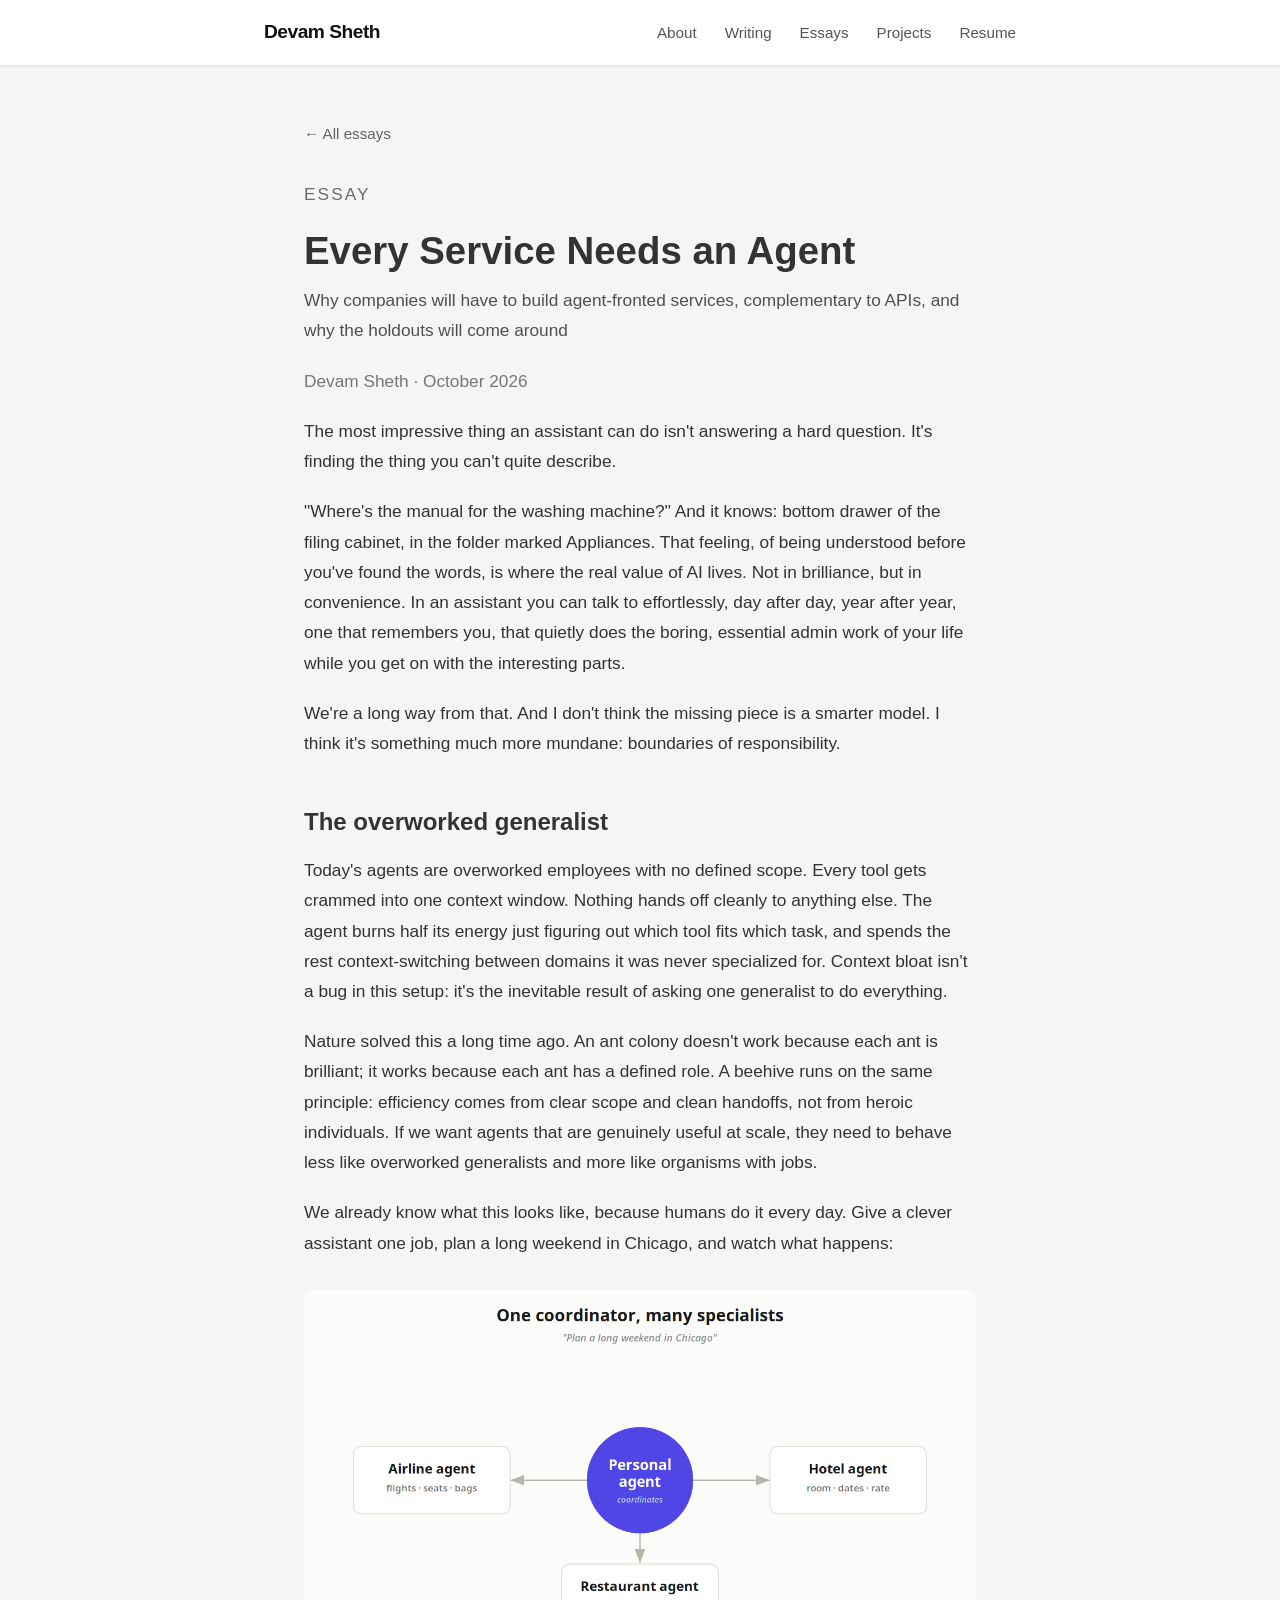
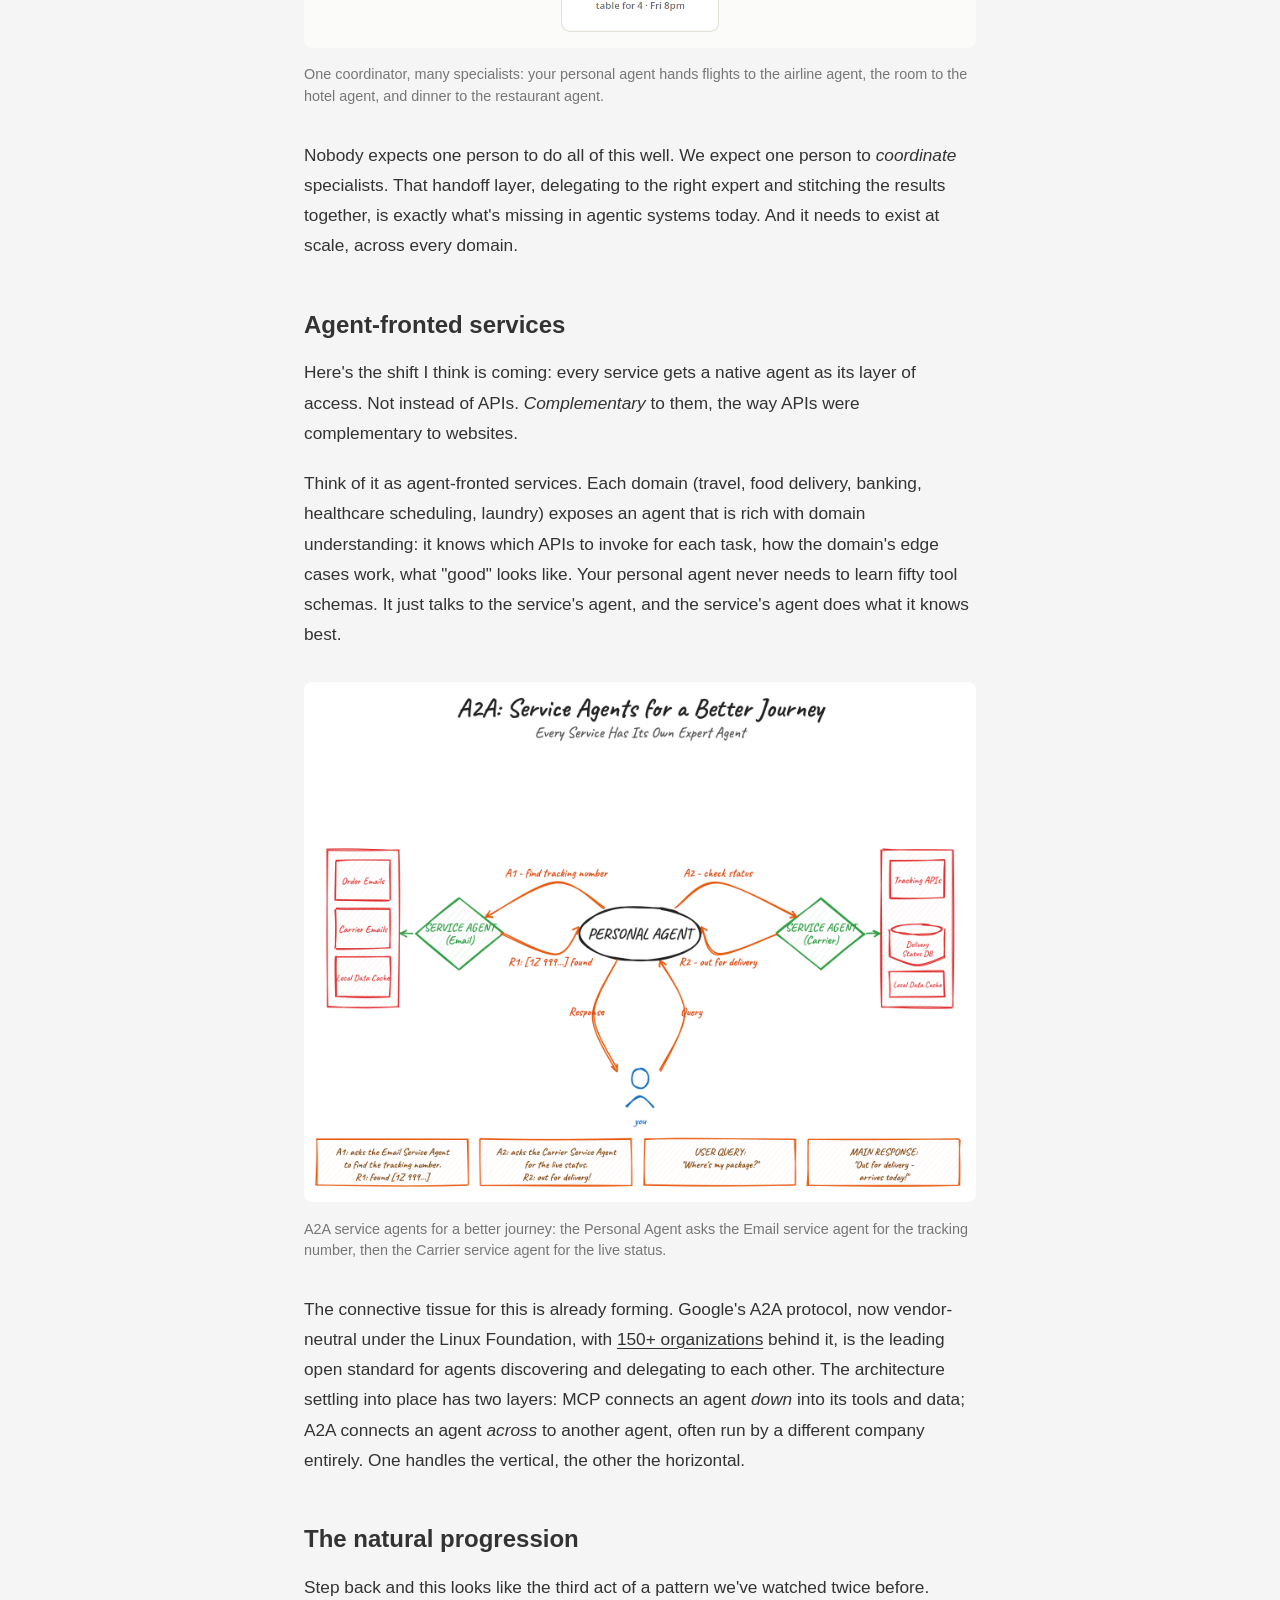
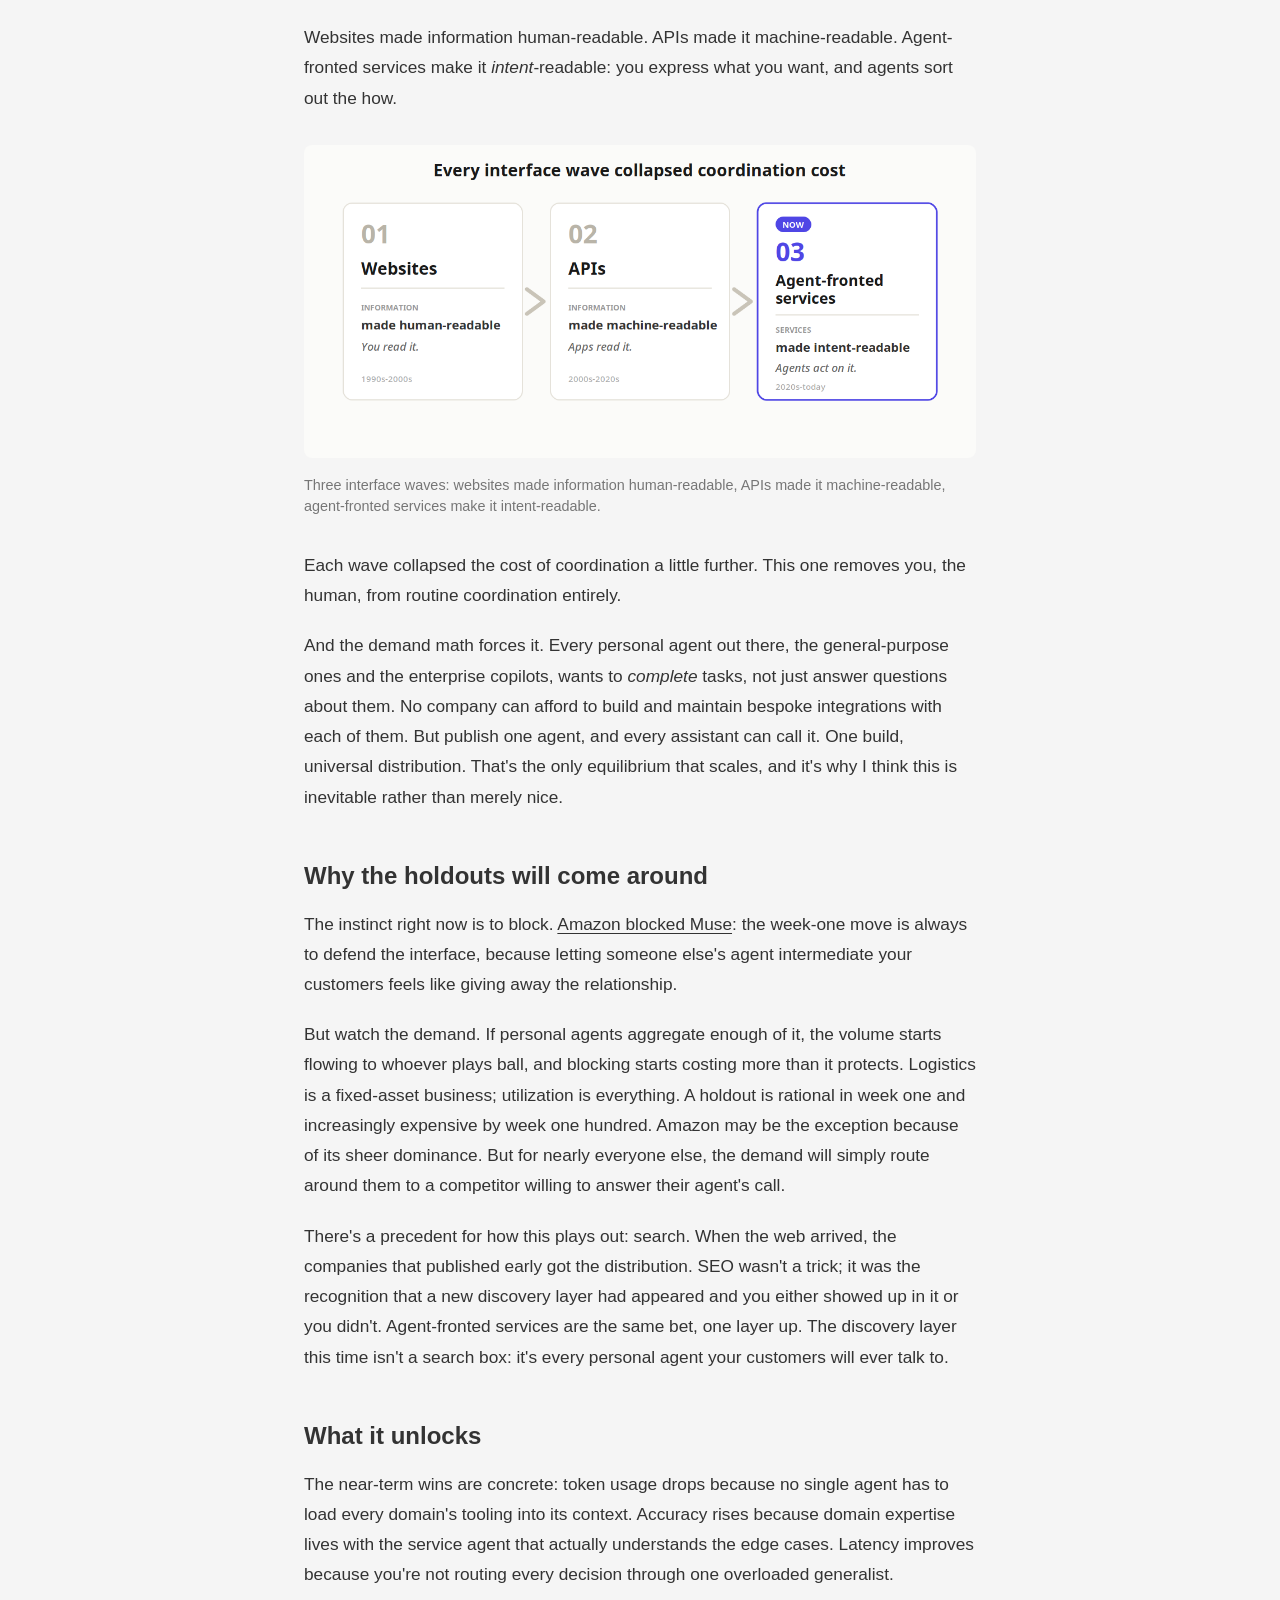
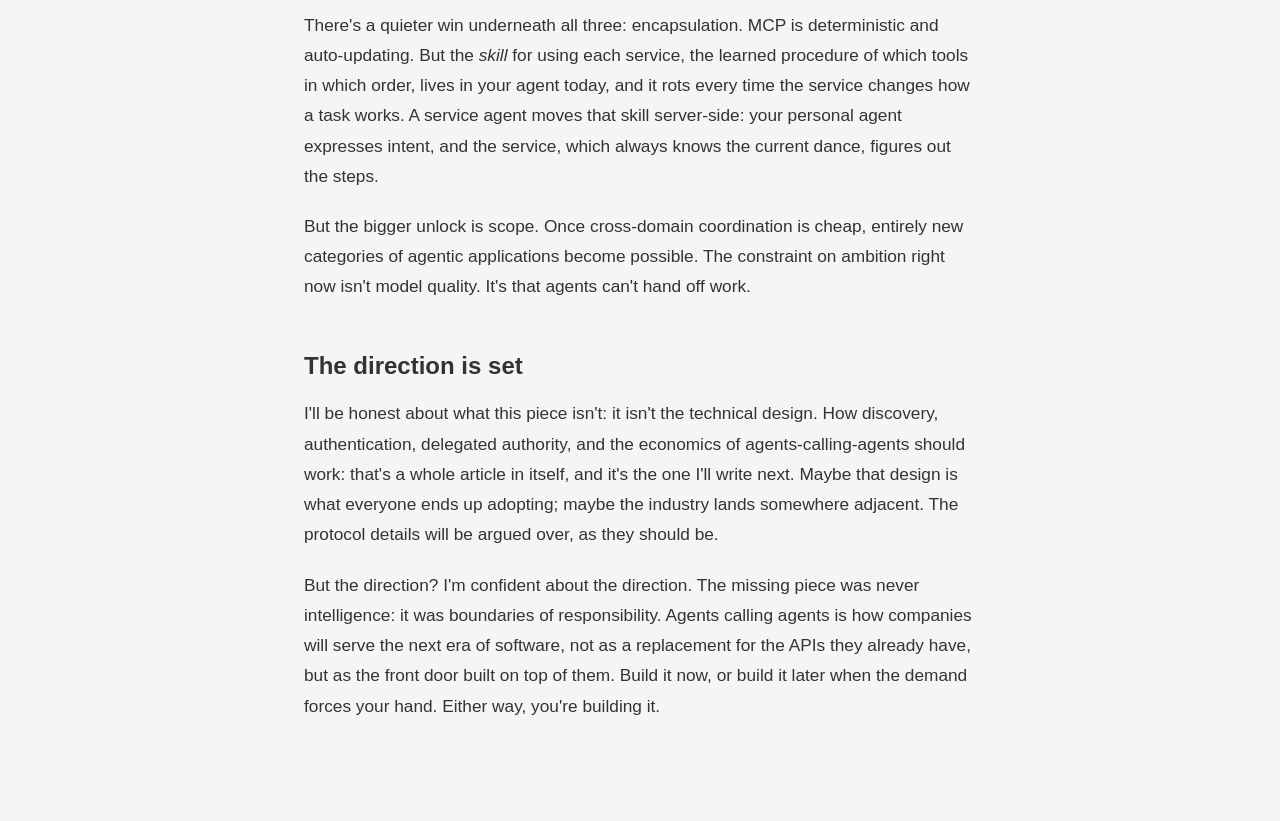
<file: essays/every-service-needs-an-agent/index.html>
<!DOCTYPE html>
<html lang="en">
<head>
    <meta charset="UTF-8">
    <meta name="viewport" content="width=device-width, initial-scale=1.0">
    <title>Every Service Needs an Agent — Devam Sheth</title>
    <meta name="description" content="Why companies will have to build agent-fronted services, complementary to APIs, and why the holdouts will come around.">
    <link rel="canonical" href="https://devamsheth21.github.io/devamsheth21/essays/every-service-needs-an-agent/">
    <meta property="og:type" content="article">
    <meta property="og:url" content="https://devamsheth21.github.io/devamsheth21/essays/every-service-needs-an-agent/">
    <meta property="og:title" content="Every Service Needs an Agent">
    <meta property="og:description" content="Why companies will have to build agent-fronted services, complementary to APIs, and why the holdouts will come around.">
    <meta property="og:image" content="https://devamsheth21.github.io/devamsheth21/essays/every-service-needs-an-agent/journey.png">
    <meta name="twitter:card" content="summary_large_image">
    <meta name="twitter:title" content="Every Service Needs an Agent">
    <meta name="twitter:description" content="Why companies will have to build agent-fronted services, complementary to APIs, and why the holdouts will come around.">
    <meta name="twitter:image" content="https://devamsheth21.github.io/devamsheth21/essays/every-service-needs-an-agent/journey.png">
    <link rel="stylesheet" href="../../style.css">
    <style>
        .article-wrap { max-width: 720px; margin: 0 auto; padding: 120px 24px 80px; }
        .article-kicker { font-size: 0.85rem; letter-spacing: 0.12em; text-transform: uppercase; opacity: 0.7; margin-bottom: 12px; }
        .article-wrap h1 { font-size: 2.4rem; line-height: 1.15; margin: 0 0 12px; }
        .article-sub { font-size: 1.2rem; opacity: 0.85; line-height: 1.5; margin-bottom: 8px; }
        .article-meta { font-size: 0.9rem; opacity: 0.65; margin-bottom: 40px; }
        .article-wrap h2 { font-size: 1.5rem; margin: 44px 0 12px; }
        .article-wrap p { font-size: 1.08rem; line-height: 1.75; margin: 0 0 20px; }
        .article-wrap figure { margin: 32px 0; }
        .article-wrap figure img { width: 100%; border-radius: 8px; }
        .article-wrap figcaption { font-size: 0.9rem; opacity: 0.65; margin-top: 8px; line-height: 1.5; }
        .article-wrap a { color: inherit; text-decoration: underline; text-underline-offset: 3px; }
        .article-back { display: inline-block; margin-bottom: 32px; font-size: 0.95rem; text-decoration: none !important; opacity: 0.75; }
        .article-back:hover { opacity: 1; }
    </style>
</head>
<body>
    <nav class="navbar">
        <div class="nav-container">
            <a href="../../" class="nav-logo">Devam Sheth</a>
            <ul class="nav-links">
                <li><a href="../../#about">About</a></li>
                <li><a href="../../#writing">Writing</a></li>
                <li><a href="../../#essays">Essays</a></li>
                <li><a href="../../#projects">Projects</a></li>
                <li><a href="../../#resume">Resume</a></li>
            </ul>
        </div>
    </nav>

    <main class="article-wrap">
        <a class="article-back" href="../../#essays">&larr; All essays</a>
        <p class="article-kicker">Essay</p>
        <h1>Every Service Needs an Agent</h1>
        <p class="article-sub">Why companies will have to build agent-fronted services, complementary to APIs, and why the holdouts will come around</p>
        <p class="article-meta">Devam Sheth &middot; October 2026</p>

        <p>The most impressive thing an assistant can do isn't answering a hard question. It's finding the thing you can't quite describe.</p>

        <p>"Where's the manual for the washing machine?" And it knows: bottom drawer of the filing cabinet, in the folder marked Appliances. That feeling, of being understood before you've found the words, is where the real value of AI lives. Not in brilliance, but in convenience. In an assistant you can talk to effortlessly, day after day, year after year, one that remembers you, that quietly does the boring, essential admin work of your life while you get on with the interesting parts.</p>

        <p>We're a long way from that. And I don't think the missing piece is a smarter model. I think it's something much more mundane: boundaries of responsibility.</p>

        <h2>The overworked generalist</h2>

        <p>Today's agents are overworked employees with no defined scope. Every tool gets crammed into one context window. Nothing hands off cleanly to anything else. The agent burns half its energy just figuring out which tool fits which task, and spends the rest context-switching between domains it was never specialized for. Context bloat isn't a bug in this setup: it's the inevitable result of asking one generalist to do everything.</p>

        <p>Nature solved this a long time ago. An ant colony doesn't work because each ant is brilliant; it works because each ant has a defined role. A beehive runs on the same principle: efficiency comes from clear scope and clean handoffs, not from heroic individuals. If we want agents that are genuinely useful at scale, they need to behave less like overworked generalists and more like organisms with jobs.</p>

        <p>We already know what this looks like, because humans do it every day. Give a clever assistant one job, plan a long weekend in Chicago, and watch what happens:</p>

        <figure>
            <img src="handoff.png" alt="One coordinator, many specialists: your personal agent hands flights to the airline agent, the room to the hotel agent, and dinner to the restaurant agent">
            <figcaption>One coordinator, many specialists: your personal agent hands flights to the airline agent, the room to the hotel agent, and dinner to the restaurant agent.</figcaption>
        </figure>

        <p>Nobody expects one person to do all of this well. We expect one person to <em>coordinate</em> specialists. That handoff layer, delegating to the right expert and stitching the results together, is exactly what's missing in agentic systems today. And it needs to exist at scale, across every domain.</p>

        <h2>Agent-fronted services</h2>

        <p>Here's the shift I think is coming: every service gets a native agent as its layer of access. Not instead of APIs. <em>Complementary</em> to them, the way APIs were complementary to websites.</p>

        <p>Think of it as agent-fronted services. Each domain (travel, food delivery, banking, healthcare scheduling, laundry) exposes an agent that is rich with domain understanding: it knows which APIs to invoke for each task, how the domain's edge cases work, what "good" looks like. Your personal agent never needs to learn fifty tool schemas. It just talks to the service's agent, and the service's agent does what it knows best.</p>

        <figure>
            <img src="journey.png" alt="A2A service agents for a better journey: the Personal Agent asks the Email service agent for the tracking number, then the Carrier service agent for the live status">
            <figcaption>A2A service agents for a better journey: the Personal Agent asks the Email service agent for the tracking number, then the Carrier service agent for the live status.</figcaption>
        </figure>

        <p>The connective tissue for this is already forming. Google's A2A protocol, now vendor-neutral under the Linux Foundation, with <a href="https://www.linuxfoundation.org/press/a2a-protocol-surpasses-150-organizations-lands-in-major-cloud-platforms-and-sees-enterprise-production-use-in-first-year" target="_blank" rel="noopener">150+ organizations</a> behind it, is the leading open standard for agents discovering and delegating to each other. The architecture settling into place has two layers: MCP connects an agent <em>down</em> into its tools and data; A2A connects an agent <em>across</em> to another agent, often run by a different company entirely. One handles the vertical, the other the horizontal.</p>

        <h2>The natural progression</h2>

        <p>Step back and this looks like the third act of a pattern we've watched twice before.</p>

        <p>Websites made information human-readable. APIs made it machine-readable. Agent-fronted services make it <em>intent</em>-readable: you express what you want, and agents sort out the how.</p>

        <figure>
            <img src="shift.png" alt="Three interface waves: websites made information human-readable, APIs made it machine-readable, agent-fronted services make it intent-readable">
            <figcaption>Three interface waves: websites made information human-readable, APIs made it machine-readable, agent-fronted services make it intent-readable.</figcaption>
        </figure>

        <p>Each wave collapsed the cost of coordination a little further. This one removes you, the human, from routine coordination entirely.</p>

        <p>And the demand math forces it. Every personal agent out there, the general-purpose ones and the enterprise copilots, wants to <em>complete</em> tasks, not just answer questions about them. No company can afford to build and maintain bespoke integrations with each of them. But publish one agent, and every assistant can call it. One build, universal distribution. That's the only equilibrium that scales, and it's why I think this is inevitable rather than merely nice.</p>

        <h2>Why the holdouts will come around</h2>

        <p>The instinct right now is to block. <a href="https://www.cnn.com/2026/09/28/tech/meta-muse-ai-agents-amazon?cid=external-feeds_iluminar_meta" target="_blank" rel="noopener">Amazon blocked Muse</a>: the week-one move is always to defend the interface, because letting someone else's agent intermediate your customers feels like giving away the relationship.</p>

        <p>But watch the demand. If personal agents aggregate enough of it, the volume starts flowing to whoever plays ball, and blocking starts costing more than it protects. Logistics is a fixed-asset business; utilization is everything. A holdout is rational in week one and increasingly expensive by week one hundred. Amazon may be the exception because of its sheer dominance. But for nearly everyone else, the demand will simply route around them to a competitor willing to answer their agent's call.</p>

        <p>There's a precedent for how this plays out: search. When the web arrived, the companies that published early got the distribution. SEO wasn't a trick; it was the recognition that a new discovery layer had appeared and you either showed up in it or you didn't. Agent-fronted services are the same bet, one layer up. The discovery layer this time isn't a search box: it's every personal agent your customers will ever talk to.</p>

        <h2>What it unlocks</h2>

        <p>The near-term wins are concrete: token usage drops because no single agent has to load every domain's tooling into its context. Accuracy rises because domain expertise lives with the service agent that actually understands the edge cases. Latency improves because you're not routing every decision through one overloaded generalist.</p>

        <p>There's a quieter win underneath all three: encapsulation. MCP is deterministic and auto-updating. But the <em>skill</em> for using each service, the learned procedure of which tools in which order, lives in your agent today, and it rots every time the service changes how a task works. A service agent moves that skill server-side: your personal agent expresses intent, and the service, which always knows the current dance, figures out the steps.</p>

        <p>But the bigger unlock is scope. Once cross-domain coordination is cheap, entirely new categories of agentic applications become possible. The constraint on ambition right now isn't model quality. It's that agents can't hand off work.</p>

        <h2>The direction is set</h2>

        <p>I'll be honest about what this piece isn't: it isn't the technical design. How discovery, authentication, delegated authority, and the economics of agents-calling-agents should work: that's a whole article in itself, and it's the one I'll write next. Maybe that design is what everyone ends up adopting; maybe the industry lands somewhere adjacent. The protocol details will be argued over, as they should be.</p>

        <p>But the direction? I'm confident about the direction. The missing piece was never intelligence: it was boundaries of responsibility. Agents calling agents is how companies will serve the next era of software, not as a replacement for the APIs they already have, but as the front door built on top of them. Build it now, or build it later when the demand forces your hand. Either way, you're building it.</p>
    </main>
</body>
</html>
</file>
<file: style.css>
*, *::before, *::after {
    box-sizing: border-box;
    margin: 0;
    padding: 0;
}

html {
    scroll-behavior: smooth;
}

body {
    font-family: -apple-system, BlinkMacSystemFont, "Segoe UI", Roboto, Oxygen, Ubuntu, Cantarell, sans-serif;
    line-height: 1.7;
    color: #333;
    background-color: #f5f5f5;
}

a {
    color: #2563eb;
    text-decoration: none;
    transition: color 0.2s ease;
}

a:hover {
    color: #1d4ed8;
    text-decoration: underline;
}

.container {
    max-width: 800px;
    margin: 0 auto;
    padding: 0 1.5rem;
}

/* Scroll animations */
@keyframes fadeInUp {
    from {
        opacity: 0;
        transform: translateY(30px);
    }
    to {
        opacity: 1;
        transform: translateY(0);
    }
}

.fade-in {
    opacity: 0;
    transform: translateY(30px);
    transition: opacity 0.6s ease, transform 0.6s ease;
}

.fade-in.visible {
    opacity: 1;
    transform: translateY(0);
}

/* Navigation */
.navbar {
    position: fixed;
    top: 0;
    left: 0;
    right: 0;
    background: rgba(255, 255, 255, 0.95);
    backdrop-filter: blur(10px);
    border-bottom: 1px solid #e5e5e5;
    z-index: 1000;
    box-shadow: 0 1px 3px rgba(0,0,0,0.05);
}

.nav-container {
    max-width: 800px;
    margin: 0 auto;
    padding: 1rem 1.5rem;
    display: flex;
    justify-content: space-between;
    align-items: center;
}

.nav-logo {
    font-weight: 700;
    font-size: 1.2rem;
    color: #111;
    letter-spacing: -0.5px;
}

.nav-logo:hover {
    text-decoration: none;
    color: #2563eb;
}

.nav-links {
    list-style: none;
    display: flex;
    gap: 1.75rem;
}

.nav-links a {
    color: #555;
    font-size: 0.95rem;
    font-weight: 500;
    position: relative;
}

.nav-links a::after {
    content: '';
    position: absolute;
    bottom: -4px;
    left: 0;
    width: 0;
    height: 2px;
    background: #2563eb;
    transition: width 0.2s ease;
}

.nav-links a:hover {
    color: #2563eb;
    text-decoration: none;
}

.nav-links a:hover::after {
    width: 100%;
}

/* Hero Section */
.hero {
    min-height: auto;
    display: flex;
    align-items: flex-start;
    justify-content: center;
    padding: 5rem 1.5rem 4rem;
    background: linear-gradient(135deg, #f5f5f5 0%, #e8e8e8 100%);
}

.hero-container {
    display: flex;
    gap: 3rem;
    max-width: 800px;
    width: 100%;
    align-items: flex-start;
}

.profile-image {
    width: 280px;
    height: 280px;
    border-radius: 16px;
    object-fit: cover;
    flex-shrink: 0;
    box-shadow: 0 8px 30px rgba(0, 0, 0, 0.12);
    transition: transform 0.3s ease, box-shadow 0.3s ease;
}

.profile-image:hover {
    transform: translateY(-4px);
    box-shadow: 0 12px 40px rgba(0, 0, 0, 0.15);
}

.hero-info {
    flex: 1;
    padding-top: 1rem;
}

.hero-info h1 {
    font-size: 2.75rem;
    font-weight: 800;
    margin-bottom: 0.5rem;
    color: #111;
    letter-spacing: -1px;
    line-height: 1.2;
}

.tagline {
    font-size: 1.2rem;
    color: #666;
    margin-bottom: 1.25rem;
    font-weight: 500;
}

.social-links {
    display: flex;
    gap: 1rem;
}

.social-links a {
    color: #555;
    transition: all 0.2s ease;
    display: flex;
    align-items: center;
    padding: 0.5rem;
    border-radius: 8px;
    background: #fff;
    box-shadow: 0 2px 8px rgba(0,0,0,0.06);
}

.social-links a:hover {
    color: #2563eb;
    text-decoration: none;
    transform: translateY(-2px);
    box-shadow: 0 4px 12px rgba(0,0,0,0.1);
}

.social-links svg {
    transition: transform 0.2s ease;
}

.social-links a:hover svg {
    transform: scale(1.1);
}

/* Sections */
.section {
    padding: 5rem 0;
    background: #fff;
}

.section:nth-child(even) {
    background: #fafafa;
}

.section-title {
    font-size: 1.5rem;
    font-weight: 700;
    margin-bottom: 2rem;
    color: #111;
    letter-spacing: -0.5px;
    position: relative;
    display: inline-block;
}

.section-title::after {
    content: '';
    position: absolute;
    bottom: -8px;
    left: 0;
    width: 40px;
    height: 3px;
    background: #2563eb;
    border-radius: 2px;
}

/* About Section */
.about-intro {
    font-size: 1.1rem;
    margin-bottom: 2.5rem;
    color: #444;
    line-height: 1.8;
}

/* Timeline - Line with Dots */
.timeline {
    margin-bottom: 2.5rem;
    position: relative;
    padding-left: 30px;
}

.timeline::before {
    content: '';
    position: absolute;
    left: 8px;
    top: 8px;
    bottom: 8px;
    width: 2px;
    background: linear-gradient(to bottom, #2563eb, #93c5fd, #2563eb);
    border-radius: 2px;
}

.timeline-item {
    position: relative;
    margin-bottom: 2rem;
    padding-left: 0;
    background: transparent;
    border: none;
    box-shadow: none;
    transition: transform 0.3s ease;
}

.timeline-item:last-child {
    margin-bottom: 0;
}

.timeline-item::before {
    content: '';
    position: absolute;
    left: -26px;
    top: 6px;
    width: 14px;
    height: 14px;
    border-radius: 50%;
    background: #fff;
    border: 3px solid #2563eb;
    box-shadow: 0 0 0 3px rgba(37, 99, 235, 0.15);
    transition: all 0.3s ease;
    z-index: 1;
}

.timeline-item:hover::before {
    background: #2563eb;
    box-shadow: 0 0 0 5px rgba(37, 99, 235, 0.25);
    transform: scale(1.2);
}

.timeline-item:hover {
    transform: translateX(6px);
}

.timeline-year {
    font-weight: 700;
    color: #2563eb;
    font-size: 0.85rem;
    margin-bottom: 0.35rem;
    background: transparent;
    padding: 0;
    width: auto;
    display: inline-block;
}

.timeline-content {
    background: #fff;
    padding: 1rem 1.25rem;
    border-radius: 10px;
    box-shadow: 0 2px 8px rgba(0,0,0,0.06);
    border: 1px solid #eee;
}

.timeline-content:hover {
    box-shadow: 0 4px 16px rgba(0,0,0,0.1);
    border-color: #ddd;
}

/* Skills */
.about-skills {
    margin-bottom: 2.5rem;
}

.about-skills h3 {
    font-size: 1rem;
    font-weight: 600;
    margin-bottom: 1rem;
    color: #111;
}

/* Publications */
.about-publications {
    margin-bottom: 2rem;
    padding: 1.25rem 1.5rem;
    background: #f8f9fa;
    border-radius: 10px;
    border-left: 4px solid #2563eb;
}

.about-publications h3 {
    font-size: 1rem;
    font-weight: 600;
    margin-bottom: 0.5rem;
    color: #111;
}

.about-publications p {
    font-size: 0.95rem;
    color: #555;
}

.about-publications a {
    font-weight: 500;
}

/* Interests */
.about-interests h3 {
    font-size: 1rem;
    font-weight: 600;
    margin-bottom: 1rem;
    color: #111;
}

.about-list {
    list-style: none;
    display: flex;
    flex-wrap: wrap;
    gap: 0.75rem;
}

.about-list li {
    background: #f5f5f5;
    padding: 0.5rem 1rem;
    border-radius: 20px;
    font-size: 0.9rem;
    color: #555;
    transition: all 0.2s ease;
}

.about-list li:hover {
    background: #2563eb;
    color: #fff;
    transform: translateY(-2px);
}

/* Writing Section */
.writing-intro {
    font-size: 1rem;
    color: #666;
    margin-bottom: 1.5rem;
}

.writing-grid {
    display: flex;
    flex-direction: column;
    gap: 1rem;
    margin-bottom: 1.5rem;
}

.writing-card {
    display: flex;
    gap: 1rem;
    background: #fff;
    border: 1px solid #eee;
    border-radius: 12px;
    overflow: hidden;
    transition: all 0.3s ease;
}

.writing-card:hover {
    transform: translateY(-3px);
    box-shadow: 0 8px 25px rgba(0, 0, 0, 0.1);
    border-color: #ddd;
}

.writing-card-image {
    width: 160px;
    height: 107px;
    object-fit: cover;
    flex-shrink: 0;
}

.writing-card-content {
    padding: 1rem 1.25rem;
    display: flex;
    flex-direction: column;
    justify-content: center;
}

.writing-card-content h3 {
    font-size: 1rem;
    font-weight: 600;
    margin-bottom: 0.35rem;
    line-height: 1.4;
}

.writing-card-content h3 a {
    color: #111;
}

.writing-card-content h3 a:hover {
    color: #2563eb;
}

.writing-card-excerpt {
    font-size: 0.85rem;
    color: #666;
    margin-bottom: 0.5rem;
    line-height: 1.5;
    display: -webkit-box;
    -webkit-line-clamp: 2;
    -webkit-box-orient: vertical;
    overflow: hidden;
}

.writing-card-date {
    font-size: 0.8rem;
    color: #999;
}

.loading {
    color: #888;
    font-size: 0.95rem;
    padding: 1rem 0;
    text-align: center;
}

.writing-links {
    display: flex;
    gap: 1rem;
    flex-wrap: wrap;
}

/* Essays Section */
.essay-card {
    background: #fff;
    border: 1px solid #eee;
    border-radius: 12px;
    overflow: hidden;
    transition: all 0.3s ease;
    border-left: 4px solid #2563eb;
}

.essay-card:hover {
    transform: translateY(-3px);
    box-shadow: 0 8px 25px rgba(0, 0, 0, 0.1);
    border-color: #ddd;
    border-left-color: #2563eb;
}

.essay-card-content {
    padding: 1.25rem 1.5rem;
    display: flex;
    flex-direction: column;
    align-items: flex-start;
    gap: 0.6rem;
}

.essay-card-content h3 {
    font-size: 1.1rem;
    font-weight: 600;
    color: #111;
    line-height: 1.4;
}

.essay-excerpt {
    font-size: 0.9rem;
    color: #666;
    line-height: 1.6;
}

.essay-badge {
    display: inline-block;
    font-size: 0.75rem;
    font-weight: 600;
    text-transform: uppercase;
    letter-spacing: 0.5px;
    color: #1d4ed8;
    background: #dbeafe;
    padding: 0.25rem 0.75rem;
    border-radius: 20px;
}

/* Projects Section */
.projects-grid {
    display: grid;
    grid-template-columns: repeat(auto-fit, minmax(280px, 1fr));
    gap: 2rem;
}

.project-card {
    height: 250px;
}

/* Flip Card */
.flip-card {
    width: 100%;
    height: 100%;
    perspective: 1000px;
}

.flip-card-inner {
    position: relative;
    width: 100%;
    height: 100%;
    transition: transform 0.6s;
    transform-style: preserve-3d;
}

.flip-card:hover .flip-card-inner {
    transform: rotateY(180deg);
}

/* Touch devices: JS toggles .flipped on tap since hover doesn't exist on mobile */
.flip-card.flipped .flip-card-inner {
    transform: rotateY(180deg);
}

.flip-card-front, .flip-card-back {
    position: absolute;
    width: 100%;
    height: 100%;
    -webkit-backface-visibility: hidden;
    backface-visibility: hidden;
    border-radius: 12px;
    overflow: hidden;
}

.flip-card-front {
    background: #fff;
}

.flip-card-front img {
    width: 100%;
    height: 100%;
    object-fit: cover;
}

/* Title overlay on front */
.flip-card-title-overlay {
    position: absolute;
    bottom: 0;
    left: 0;
    right: 0;
    padding: 1.5rem 1rem 1rem;
    background: linear-gradient(to top, rgba(0,0,0,0.85) 0%, rgba(0,0,0,0.5) 60%, transparent 100%);
}

.flip-card-title-overlay h3 {
    font-size: 1.1rem;
    font-weight: 600;
    color: #fff;
    margin: 0;
}

/* Back side */
.flip-card-back {
    background: linear-gradient(135deg, #1e3a5f 0%, #0f172a 100%);
    color: #fff;
    transform: rotateY(180deg);
    display: flex;
    flex-direction: column;
    justify-content: center;
    align-items: center;
    padding: 1.5rem;
    text-align: center;
}

.flip-card-back h3 {
    font-size: 1.1rem;
    font-weight: 600;
    margin-bottom: 0.75rem;
    color: #fff;
}

.flip-card-back p {
    font-size: 0.9rem;
    color: rgba(255,255,255,0.85);
    margin-bottom: 1rem;
    line-height: 1.5;
}

.flip-card-back .btn {
    background: #fff;
    color: #1e3a5f;
    padding: 0.6rem 1.25rem;
    font-size: 0.9rem;
    font-weight: 600;
    border-radius: 6px;
    text-decoration: none;
    transition: all 0.2s ease;
}

.flip-card-back .btn:hover {
    background: #2563eb;
    color: #fff;
}

/* Buttons */
.btn {
    display: inline-block;
    padding: 0.75rem 1.5rem;
    background: #fff;
    border: 1px solid #ddd;
    border-radius: 8px;
    color: #333;
    font-size: 0.95rem;
    font-weight: 500;
    transition: all 0.2s ease;
}

.btn:hover {
    background: #2563eb;
    border-color: #2563eb;
    color: #fff;
    text-decoration: none;
    transform: translateY(-2px);
    box-shadow: 0 4px 12px rgba(37, 99, 235, 0.2);
}

.btn-primary {
    background: #2563eb;
    border-color: #2563eb;
    color: #fff;
}

.btn-primary:hover {
    background: #1d4ed8;
    border-color: #1d4ed8;
    box-shadow: 0 4px 12px rgba(37, 99, 235, 0.3);
}

/* Resume Section */
#resume .container p {
    font-size: 1rem;
    color: #555;
    margin-bottom: 1rem;
}

/* Footer */
footer {
    text-align: center;
    padding: 3rem 1.5rem;
    color: #888;
    font-size: 0.9rem;
    background: #fff;
    border-top: 1px solid #eee;
}

/* Mobile Responsive */
@media (max-width: 768px) {
    .nav-container {
        flex-direction: column;
        gap: 0.75rem;
    }

    .nav-links {
        gap: 1rem;
        flex-wrap: wrap;
        justify-content: center;
    }

    .hero-container {
        flex-direction: column;
        align-items: center;
        text-align: center;
        gap: 1.5rem;
    }

    .profile-image {
        width: 200px;
        height: 200px;
    }

    .hero-info h1 {
        font-size: 2rem;
    }

    .tagline {
        font-size: 1rem;
    }

    .social-links {
        justify-content: center;
    }

    .hero {
        padding: 4rem 1rem 3rem;
    }

    .timeline {
        padding-left: 24px;
    }

    .timeline::before {
        left: 6px;
    }

    .timeline-item::before {
        left: -20px;
        width: 12px;
        height: 12px;
    }

    .timeline-item {
        margin-bottom: 1.5rem;
    }

    .timeline-content {
        padding: 0.875rem 1rem;
    }

    .writing-card {
        flex-direction: column;
    }

    .writing-card-image {
        width: 100%;
        height: 160px;
    }

    .writing-links {
        flex-direction: column;
    }

    .btn {
        text-align: center;
    }

    .about-list {
        justify-content: center;
    }

    .section {
        padding: 3rem 0;
    }
}
</file>
